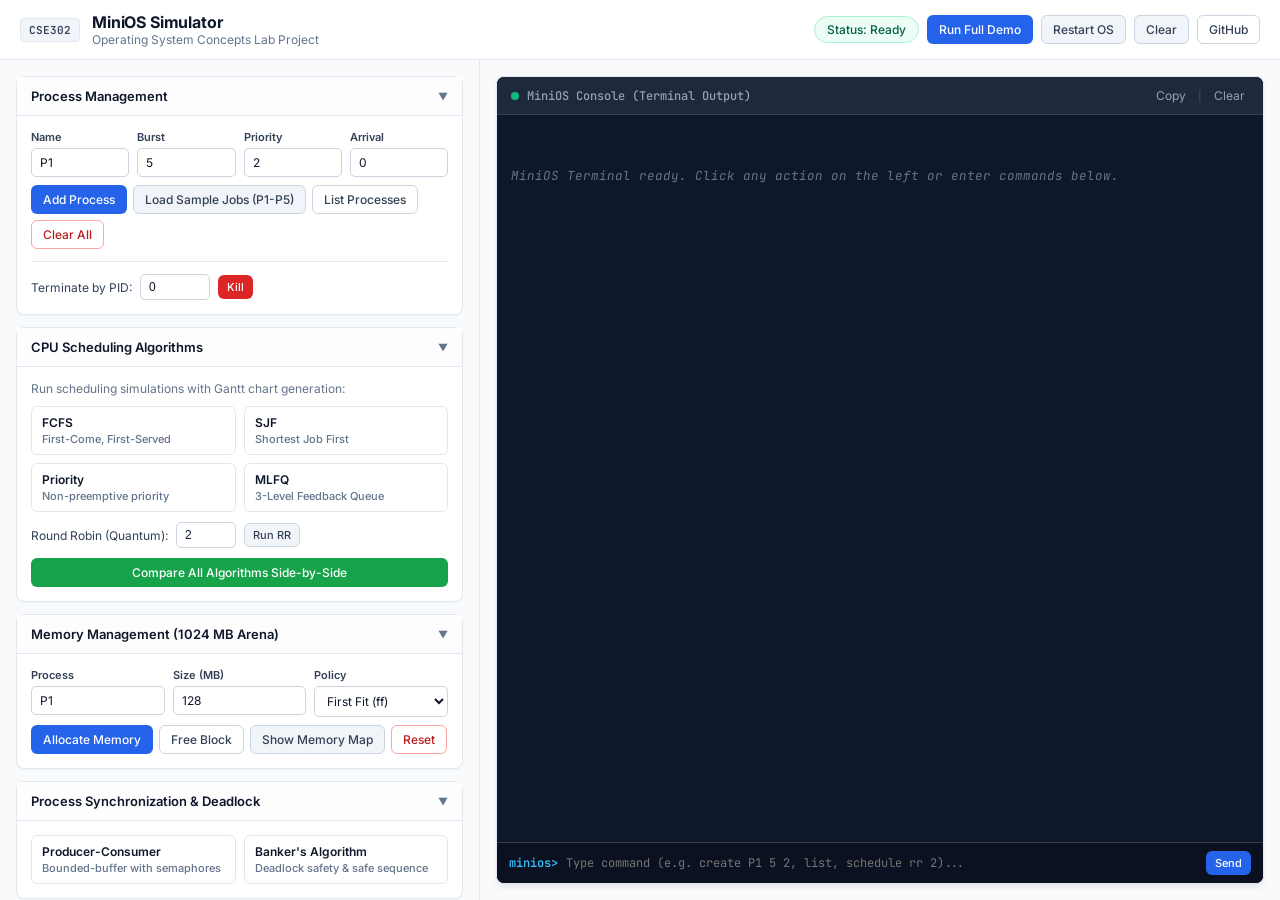
<file: index.html>
<!DOCTYPE html>
<html lang="en">
<head>
  <meta charset="UTF-8">
  <meta name="viewport" content="width=device-width, initial-scale=1.0">
  <title>MiniOS - Operating System Simulator</title>
  <link rel="stylesheet" href="style.css?v=2.0">
  <link rel="preconnect" href="https://fonts.googleapis.com">
  <link rel="preconnect" href="https://fonts.gstatic.com" crossorigin>
  <link href="https://fonts.googleapis.com/css2?family=Inter:wght@400;500;600;700&family=JetBrains+Mono:wght@400;500;600&display=swap" rel="stylesheet">
</head>
<body>
  <!-- Top Navigation Bar -->
  <header class="navbar">
    <div class="nav-left">
      <span class="nav-tag">CSE302</span>
      <div>
        <h1 class="nav-title">MiniOS Simulator</h1>
        <p class="nav-subtitle">Operating System Concepts Lab Project</p>
      </div>
    </div>
    <div class="nav-right">
      <span class="status-badge" id="statusBadge">Status: Ready</span>
      <button class="btn btn-primary" id="fullDemoBtn" onclick="toggleFullDemo()">Run Full Demo</button>
      <button class="btn btn-secondary" onclick="resetSession()">Restart OS</button>
      <button class="btn btn-secondary" onclick="clearTerminal()">Clear</button>
      <a href="https://github.com/aarushdubey/MiniOS" target="_blank" class="btn btn-outline">GitHub</a>
    </div>
  </header>

  <!-- Main Container -->
  <main class="main-container">
    <!-- Left Column: Module Controls -->
    <section class="controls-panel">

      <!-- Module 1: Process Management -->
      <div class="card">
        <div class="card-header" onclick="toggleCard(this)">
          <h2>Process Management</h2>
          <span class="chevron">▼</span>
        </div>
        <div class="card-body">
          <div class="form-row-grid">
            <div class="form-group">
              <label>Name</label>
              <input type="text" id="procName" value="P1" placeholder="P1">
            </div>
            <div class="form-group">
              <label>Burst</label>
              <input type="number" id="procBurst" value="5" min="1" placeholder="ms">
            </div>
            <div class="form-group">
              <label>Priority</label>
              <input type="number" id="procPriority" value="2" min="1" placeholder="1-5">
            </div>
            <div class="form-group">
              <label>Arrival</label>
              <input type="number" id="procArrival" value="0" min="0" placeholder="ms">
            </div>
          </div>
          <div class="btn-group mt-2">
            <button class="btn btn-primary" onclick="createProcess()">Add Process</button>
            <button class="btn btn-secondary" onclick="loadSampleProcesses()">Load Sample Jobs (P1-P5)</button>
            <button class="btn btn-outline" onclick="runCommand('list')">List Processes</button>
            <button class="btn btn-danger-outline" onclick="runCommand('clear_all')">Clear All</button>
          </div>

          <div class="divider"></div>

          <div class="form-inline">
            <label>Terminate by PID:</label>
            <input type="number" id="killPid" value="0" min="0" style="width: 70px;">
            <button class="btn btn-danger btn-sm" onclick="killProcess()">Kill</button>
          </div>
        </div>
      </div>

      <!-- Module 2: CPU Scheduling -->
      <div class="card">
        <div class="card-header" onclick="toggleCard(this)">
          <h2>CPU Scheduling Algorithms</h2>
          <span class="chevron">▼</span>
        </div>
        <div class="card-body">
          <p class="section-desc">Run scheduling simulations with Gantt chart generation:</p>
          <div class="grid-buttons">
            <button class="btn btn-module" onclick="runCommand('schedule fcfs')">
              <strong>FCFS</strong>
              <small>First-Come, First-Served</small>
            </button>
            <button class="btn btn-module" onclick="runCommand('schedule sjf')">
              <strong>SJF</strong>
              <small>Shortest Job First</small>
            </button>
            <button class="btn btn-module" onclick="runCommand('schedule priority')">
              <strong>Priority</strong>
              <small>Non-preemptive priority</small>
            </button>
            <button class="btn btn-module" onclick="runCommand('schedule mlfq')">
              <strong>MLFQ</strong>
              <small>3-Level Feedback Queue</small>
            </button>
          </div>

          <div class="form-inline mt-3">
            <label>Round Robin (Quantum):</label>
            <input type="number" id="rrQuantum" value="2" min="1" style="width: 60px;">
            <button class="btn btn-secondary btn-sm" onclick="runRR()">Run RR</button>
          </div>

          <div class="mt-3">
            <button class="btn btn-success w-100" onclick="runCommand('schedule compare')">
              Compare All Algorithms Side-by-Side
            </button>
          </div>
        </div>
      </div>

      <!-- Module 3: Memory Management -->
      <div class="card">
        <div class="card-header" onclick="toggleCard(this)">
          <h2>Memory Management (1024 MB Arena)</h2>
          <span class="chevron">▼</span>
        </div>
        <div class="card-body">
          <div class="form-row-grid-3">
            <div class="form-group">
              <label>Process</label>
              <input type="text" id="memProcName" value="P1">
            </div>
            <div class="form-group">
              <label>Size (MB)</label>
              <input type="number" id="memSize" value="128" min="1" max="1024">
            </div>
            <div class="form-group">
              <label>Policy</label>
              <select id="memPolicy">
                <option value="ff">First Fit (ff)</option>
                <option value="bf">Best Fit (bf)</option>
                <option value="wf">Worst Fit (wf)</option>
              </select>
            </div>
          </div>
          <div class="btn-group mt-2">
            <button class="btn btn-primary" onclick="allocMemory()">Allocate Memory</button>
            <button class="btn btn-outline" onclick="freeMemory()">Free Block</button>
            <button class="btn btn-secondary" onclick="runCommand('mem_status')">Show Memory Map</button>
            <button class="btn btn-danger-outline" onclick="runCommand('mem_reset')">Reset</button>
          </div>
        </div>
      </div>

      <!-- Module 4: Synchronization & Deadlocks -->
      <div class="card">
        <div class="card-header" onclick="toggleCard(this)">
          <h2>Process Synchronization & Deadlock</h2>
          <span class="chevron">▼</span>
        </div>
        <div class="card-body">
          <div class="grid-buttons-2">
            <button class="btn btn-module" onclick="runCommand('producer_consumer')">
              <strong>Producer-Consumer</strong>
              <small>Bounded-buffer with semaphores</small>
            </button>
            <button class="btn btn-module" onclick="runBankers()">
              <strong>Banker's Algorithm</strong>
              <small>Deadlock safety & safe sequence</small>
            </button>
          </div>
        </div>
      </div>

      <!-- Module 5: Virtual Memory Page Replacement -->
      <div class="card">
        <div class="card-header" onclick="toggleCard(this)">
          <h2>Virtual Memory: Page Replacement</h2>
          <span class="chevron">▼</span>
        </div>
        <div class="card-body">
          <div class="form-row">
            <div class="form-group" style="width: 85px;">
              <label>Frames</label>
              <input type="number" id="pageFrames" value="3" min="1" max="10">
            </div>
            <div class="form-group flex-1">
              <label>Reference String</label>
              <input type="text" id="pageRef" value="7,0,1,2,0,3,0,4,2,3,0,3">
            </div>
          </div>
          <div class="btn-group mt-2">
            <button class="btn btn-outline" onclick="runPage('fifo')">FIFO</button>
            <button class="btn btn-outline" onclick="runPage('lru')">LRU</button>
            <button class="btn btn-outline" onclick="runPage('optimal')">Optimal</button>
            <button class="btn btn-success" onclick="runPage('compare')">Compare All 3</button>
          </div>
        </div>
      </div>

      <!-- Module 6: Disk Scheduling -->
      <div class="card">
        <div class="card-header" onclick="toggleCard(this)">
          <h2>Disk Arm Scheduling</h2>
          <span class="chevron">▼</span>
        </div>
        <div class="card-body">
          <div class="form-row">
            <div class="form-group" style="width: 95px;">
              <label>Initial Head</label>
              <input type="number" id="diskHead" value="53" min="0" max="199">
            </div>
            <div class="form-group flex-1">
              <label>Request Cylinders</label>
              <input type="text" id="diskRequests" value="98,183,37,122,14,124,65,67">
            </div>
          </div>
          <div class="btn-group mt-2">
            <button class="btn btn-outline" onclick="runDisk('fcfs')">FCFS</button>
            <button class="btn btn-outline" onclick="runDisk('sstf')">SSTF</button>
            <button class="btn btn-outline" onclick="runDisk('scan')">SCAN</button>
            <button class="btn btn-outline" onclick="runDisk('cscan')">C-SCAN</button>
            <button class="btn btn-success" onclick="runDisk('compare')">Compare All</button>
          </div>
        </div>
      </div>

    </section>

    <!-- Right Column: Terminal Console Screen -->
    <section class="terminal-panel">
      <div class="terminal-card">
        <div class="terminal-header">
          <div class="terminal-header-left">
            <span class="terminal-dot"></span>
            <span class="terminal-title" id="terminalTitle">MiniOS Console (Terminal Output)</span>
          </div>
          <div class="terminal-actions">
            <button class="btn-link" onclick="copyTerminalText()">Copy</button>
            <span class="sep">|</span>
            <button class="btn-link" onclick="clearTerminal()">Clear</button>
          </div>
        </div>
        
        <!-- Console Text Output -->
        <div class="terminal-body" id="terminalOutput">
          <div class="welcome-text">MiniOS Terminal ready. Click any action on the left or enter commands below.</div>
        </div>

        <!-- CLI Command Prompt Line -->
        <div class="terminal-input-bar">
          <span class="prompt-symbol">minios&gt;</span>
          <input type="text" id="cliInput" placeholder="Type command (e.g. create P1 5 2, list, schedule rr 2)..." autocomplete="off">
          <button class="btn btn-primary btn-sm" id="sendBtn" onclick="handleCliSend()">Send</button>
        </div>
      </div>
    </section>
  </main>

  <script src="app.js?v=2.0"></script>
</body>
</html>
</file>
<file: style.css>
/* MiniOS - Professional Academic Light Theme */

:root {
  --bg-page: #f8fafc;
  --bg-card: #ffffff;
  --bg-subtle: #f1f5f9;
  --border-color: #e2e8f0;
  --border-strong: #cbd5e1;

  --text-main: #0f172a;
  --text-secondary: #334155;
  --text-muted: #64748b;

  --primary: #2563eb;
  --primary-hover: #1d4ed8;
  --success: #16a34a;
  --success-hover: #15803d;
  --danger: #dc2626;
  --danger-hover: #b91c1c;

  --terminal-bg: #0f172a;
  --terminal-header: #1e293b;
  --terminal-border: #334155;
  --terminal-text: #e2e8f0;

  --font-sans: 'Inter', -apple-system, BlinkMacSystemFont, 'Segoe UI', Roboto, Helvetica, Arial, sans-serif;
  --font-mono: 'JetBrains Mono', 'SF Mono', Menlo, Consolas, monospace;
}

* {
  box-sizing: border-box;
  margin: 0;
  padding: 0;
}

body {
  background-color: var(--bg-page);
  color: var(--text-main);
  font-family: var(--font-sans);
  height: 100vh;
  display: flex;
  flex-direction: column;
  overflow: hidden;
  -webkit-font-smoothing: antialiased;
}

/* Navbar */
.navbar {
  display: flex;
  align-items: center;
  justify-content: space-between;
  padding: 12px 20px;
  background-color: var(--bg-card);
  border-bottom: 1px solid var(--border-color);
  flex-shrink: 0;
}

.nav-left {
  display: flex;
  align-items: center;
  gap: 12px;
}

.nav-tag {
  background-color: var(--bg-subtle);
  color: var(--text-secondary);
  font-family: var(--font-mono);
  font-size: 11px;
  font-weight: 600;
  padding: 4px 8px;
  border-radius: 4px;
  border: 1px solid var(--border-color);
}

.nav-title {
  font-size: 16px;
  font-weight: 700;
  color: var(--text-main);
  letter-spacing: -0.01em;
}

.nav-subtitle {
  font-size: 12px;
  color: var(--text-muted);
}

.nav-right {
  display: flex;
  align-items: center;
  gap: 8px;
}

.status-badge {
  font-size: 12px;
  font-weight: 500;
  color: #065f46;
  background-color: #ecfdf5;
  border: 1px solid #a7f3d0;
  padding: 5px 12px;
  border-radius: 999px;
  display: inline-flex;
  align-items: center;
}

/* Main Layout */
.main-container {
  display: grid;
  grid-template-columns: 480px 1fr;
  flex: 1;
  overflow: hidden;
  height: calc(100vh - 61px);
}

/* Left Panel - Controls */
.controls-panel {
  overflow-y: scroll;
  padding: 16px;
  display: flex;
  flex-direction: column;
  gap: 12px;
  background-color: var(--bg-page);
  border-right: 1px solid var(--border-color);
  min-height: 0;
}

.controls-panel::-webkit-scrollbar {
  width: 7px;
}
.controls-panel::-webkit-scrollbar-track {
  background: transparent;
}
.controls-panel::-webkit-scrollbar-thumb {
  background: var(--border-strong);
  border-radius: 4px;
}

/* Cards */
.card {
  flex-shrink: 0;
  background-color: var(--bg-card);
  border: 1px solid var(--border-color);
  border-radius: 8px;
  box-shadow: 0 1px 2px rgba(0, 0, 0, 0.04);
}

.card-header {
  display: flex;
  align-items: center;
  justify-content: space-between;
  padding: 11px 14px;
  border-bottom: 1px solid var(--border-color);
  background-color: #fdfdfd;
  cursor: pointer;
  user-select: none;
}

.card-header:hover {
  background-color: var(--bg-subtle);
}

.card-header h2 {
  font-size: 13px;
  font-weight: 600;
  color: var(--text-main);
}

.chevron {
  font-size: 10px;
  color: var(--text-muted);
  transition: transform 0.15s ease;
}

.card.collapsed .chevron {
  transform: rotate(-90deg);
}

.card.collapsed .card-body {
  display: none;
}

.card-body {
  padding: 14px;
}

.section-desc {
  font-size: 12px;
  color: var(--text-muted);
  margin-bottom: 10px;
}

/* Forms */
.form-row {
  display: flex;
  gap: 8px;
  margin-bottom: 8px;
}

.form-row-grid {
  display: grid;
  grid-template-columns: repeat(4, 1fr);
  gap: 8px;
  margin-bottom: 8px;
}

.form-row-grid-3 {
  display: grid;
  grid-template-columns: repeat(3, 1fr);
  gap: 8px;
  margin-bottom: 8px;
}

.form-group {
  display: flex;
  flex-direction: column;
  gap: 4px;
}

.flex-1 {
  flex: 1;
}

.form-group label {
  font-size: 11px;
  font-weight: 600;
  color: var(--text-secondary);
}

.form-group input,
.form-group select {
  background-color: #ffffff;
  border: 1px solid var(--border-strong);
  color: var(--text-main);
  padding: 6px 8px;
  border-radius: 5px;
  font-size: 12px;
  outline: none;
  font-family: var(--font-sans);
  width: 100%;
  transition: border-color 0.15s ease, box-shadow 0.15s ease;
}

.form-group input:focus,
.form-group select:focus {
  border-color: var(--primary);
  box-shadow: 0 0 0 2px rgba(37, 99, 235, 0.15);
}

.form-inline {
  display: flex;
  align-items: center;
  gap: 8px;
  font-size: 12px;
  color: var(--text-secondary);
}

.form-inline input {
  background-color: #ffffff;
  border: 1px solid var(--border-strong);
  color: var(--text-main);
  padding: 5px 8px;
  border-radius: 5px;
  font-size: 12px;
  outline: none;
}

.form-inline input:focus {
  border-color: var(--primary);
}

.divider {
  height: 1px;
  background-color: var(--border-color);
  margin: 12px 0;
}

/* Buttons */
.btn {
  display: inline-flex;
  align-items: center;
  justify-content: center;
  padding: 6px 11px;
  font-size: 12px;
  font-weight: 500;
  border-radius: 6px;
  border: 1px solid transparent;
  cursor: pointer;
  text-decoration: none;
  font-family: var(--font-sans);
  transition: all 0.12s ease;
}

.btn:active {
  transform: translateY(1px);
}

.btn-sm {
  padding: 4px 8px;
  font-size: 11px;
}

.btn-primary {
  background-color: var(--primary);
  color: #ffffff;
}
.btn-primary:hover {
  background-color: var(--primary-hover);
}

.btn-secondary {
  background-color: var(--bg-subtle);
  border-color: var(--border-strong);
  color: var(--text-secondary);
}
.btn-secondary:hover {
  background-color: #e2e8f0;
}

.btn-outline {
  background-color: #ffffff;
  border-color: var(--border-strong);
  color: var(--text-secondary);
}
.btn-outline:hover {
  background-color: var(--bg-subtle);
  border-color: #94a3b8;
}

.btn-success {
  background-color: var(--success);
  color: #ffffff;
}
.btn-success:hover {
  background-color: var(--success-hover);
}

.btn-danger {
  background-color: var(--danger);
  color: #ffffff;
}
.btn-danger:hover {
  background-color: var(--danger-hover);
}

.btn-danger-outline {
  background-color: #ffffff;
  border-color: #fca5a5;
  color: #b91c1c;
}
.btn-danger-outline:hover {
  background-color: #fef2f2;
  border-color: #ef4444;
}

.btn-group {
  display: flex;
  flex-wrap: wrap;
  gap: 6px;
}

.w-100 { width: 100%; }
.mt-2 { margin-top: 8px; }
.mt-3 { margin-top: 10px; }

/* Grid Modules */
.grid-buttons {
  display: grid;
  grid-template-columns: repeat(2, 1fr);
  gap: 8px;
}

.grid-buttons-2 {
  display: grid;
  grid-template-columns: repeat(2, 1fr);
  gap: 8px;
}

.btn-module {
  display: flex;
  flex-direction: column;
  align-items: flex-start;
  padding: 8px 10px;
  background-color: #ffffff;
  border: 1px solid var(--border-color);
  border-radius: 6px;
  color: var(--text-main);
  cursor: pointer;
  text-align: left;
  transition: all 0.12s ease;
}

.btn-module:hover {
  background-color: var(--bg-subtle);
  border-color: var(--border-strong);
}

.btn-module strong {
  font-size: 12px;
  font-weight: 600;
  color: var(--text-main);
}

.btn-module small {
  font-size: 11px;
  color: var(--text-muted);
  margin-top: 2px;
}

/* Terminal Panel (Right) */
.terminal-panel {
  padding: 16px;
  display: flex;
  flex-direction: column;
  height: 100%;
  overflow: hidden;
  background-color: var(--bg-page);
}

.terminal-card {
  display: flex;
  flex-direction: column;
  height: 100%;
  background-color: var(--terminal-bg);
  border: 1px solid var(--border-color);
  border-radius: 8px;
  box-shadow: 0 4px 6px -1px rgba(0, 0, 0, 0.08);
  overflow: hidden;
}

.terminal-header {
  display: flex;
  align-items: center;
  justify-content: space-between;
  padding: 9px 14px;
  background-color: var(--terminal-header);
  border-bottom: 1px solid var(--terminal-border);
}

.terminal-header-left {
  display: flex;
  align-items: center;
  gap: 8px;
}

.terminal-dot {
  width: 8px;
  height: 8px;
  border-radius: 50%;
  background-color: #10b981;
}

.terminal-title {
  font-family: var(--font-mono);
  font-size: 12px;
  color: #94a3b8;
  font-weight: 500;
}

.terminal-actions {
  display: flex;
  align-items: center;
  gap: 8px;
}

.btn-link {
  background: transparent;
  border: none;
  font-size: 12px;
  color: #94a3b8;
  cursor: pointer;
  padding: 2px 4px;
  font-family: var(--font-sans);
}
.btn-link:hover {
  color: #ffffff;
}

.sep {
  color: #475569;
  font-size: 11px;
}

/* Terminal Body */
.terminal-body {
  flex: 1;
  padding: 14px;
  overflow-y: auto;
  font-family: var(--font-mono);
  font-size: 12.5px;
  line-height: 1.5;
  color: var(--terminal-text);
  white-space: pre-wrap;
  word-break: break-word;
  background-color: var(--terminal-bg);
}

.terminal-body::-webkit-scrollbar {
  width: 7px;
}
.terminal-body::-webkit-scrollbar-thumb {
  background: var(--terminal-border);
  border-radius: 4px;
}

.welcome-text {
  color: #64748b;
  font-style: italic;
  margin-bottom: 10px;
}

/* ANSI Syntax Colors in Terminal */
.ansi-red { color: #f87171; font-weight: 600; }
.ansi-green { color: #4ade80; font-weight: 600; }
.ansi-yellow { color: #facc15; font-weight: 600; }
.ansi-blue { color: #60a5fa; font-weight: 600; }
.ansi-magenta { color: #c084fc; font-weight: 600; }
.ansi-cyan { color: #38bdf8; font-weight: 600; }
.ansi-white { color: #ffffff; }

/* Demo step marker in console */
.step-banner {
  display: block;
  margin: 10px 0 4px 0;
  padding: 4px 8px;
  background: rgba(56, 189, 248, 0.1);
  border-left: 3px solid #38bdf8;
  color: #38bdf8;
  font-weight: 600;
  font-size: 12px;
  border-radius: 0 4px 4px 0;
}

/* Terminal Input Prompt */
.terminal-input-bar {
  display: flex;
  align-items: center;
  gap: 8px;
  padding: 8px 12px;
  background-color: #0b1120;
  border-top: 1px solid var(--terminal-border);
}

.prompt-symbol {
  font-family: var(--font-mono);
  font-size: 12px;
  font-weight: 600;
  color: #38bdf8;
}

.terminal-input-bar input {
  flex: 1;
  background: transparent;
  border: none;
  color: #ffffff;
  font-family: var(--font-mono);
  font-size: 12px;
  outline: none;
}
</file>
